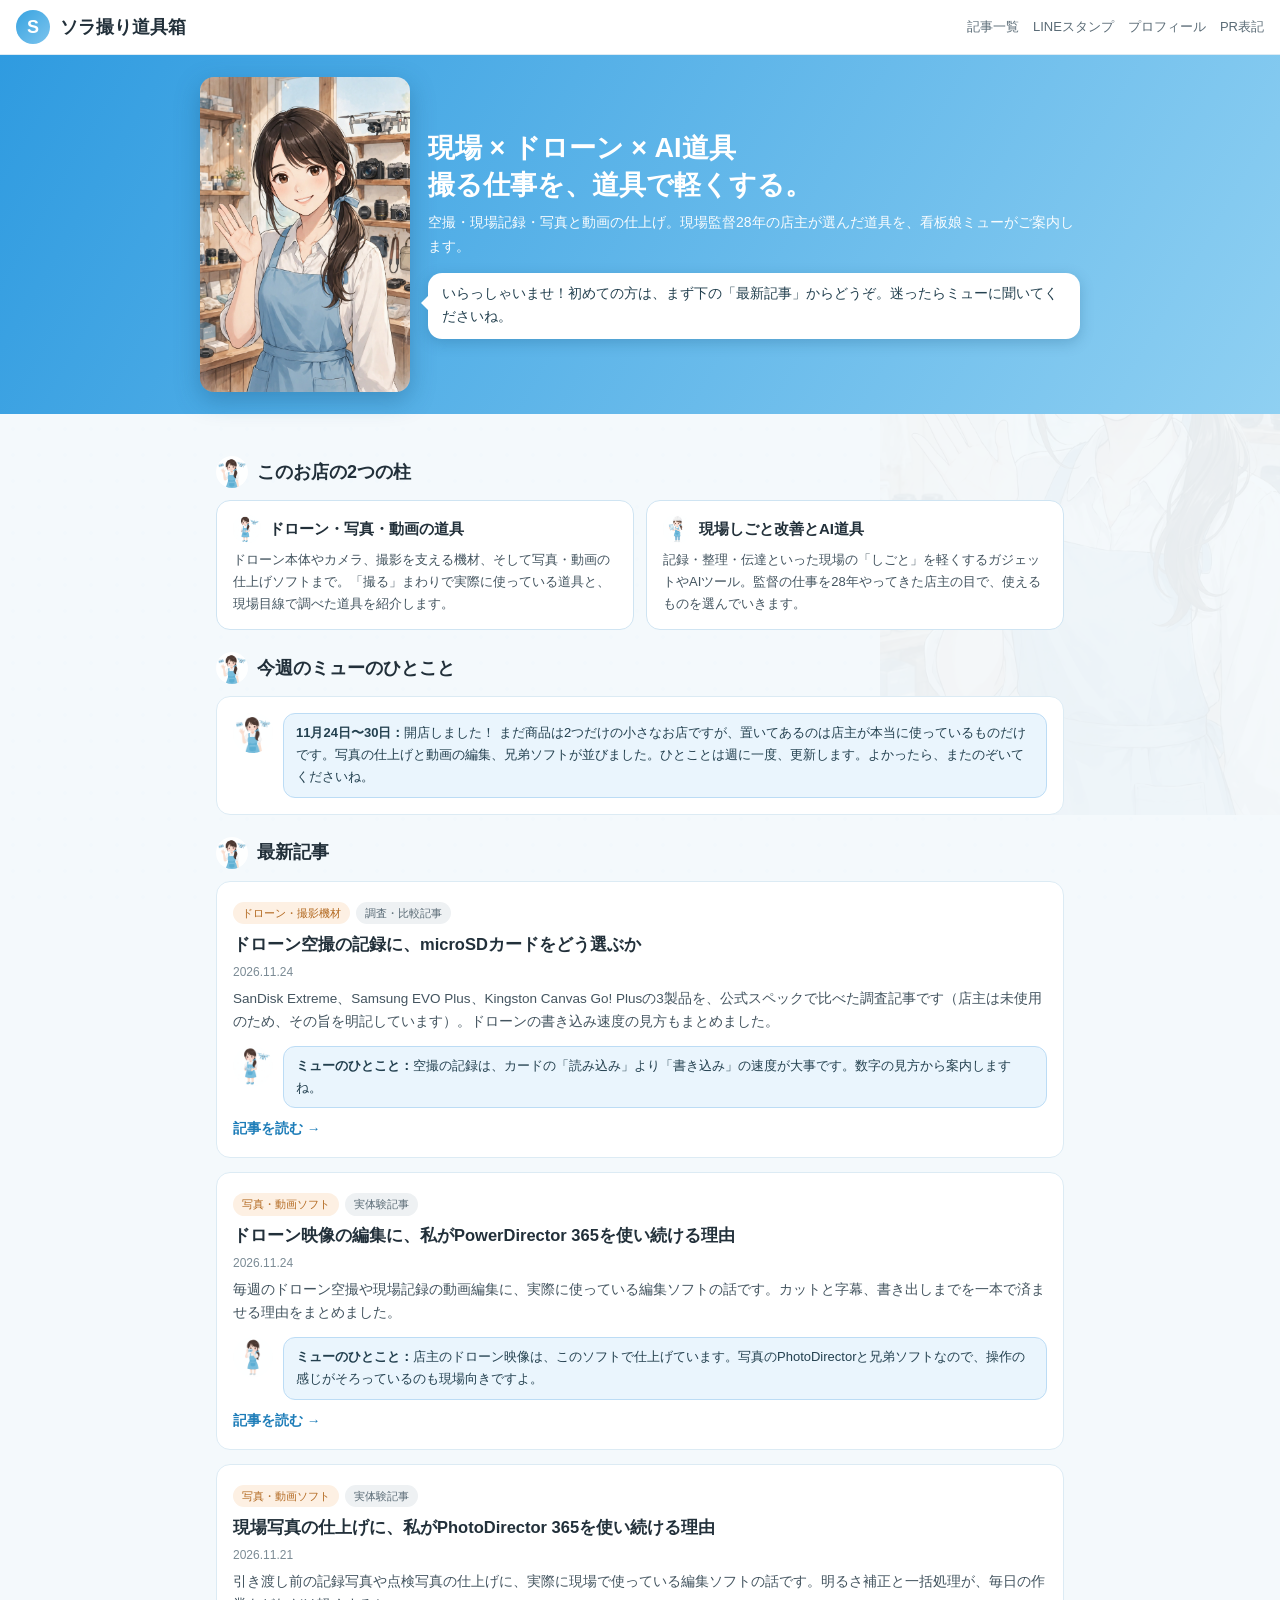
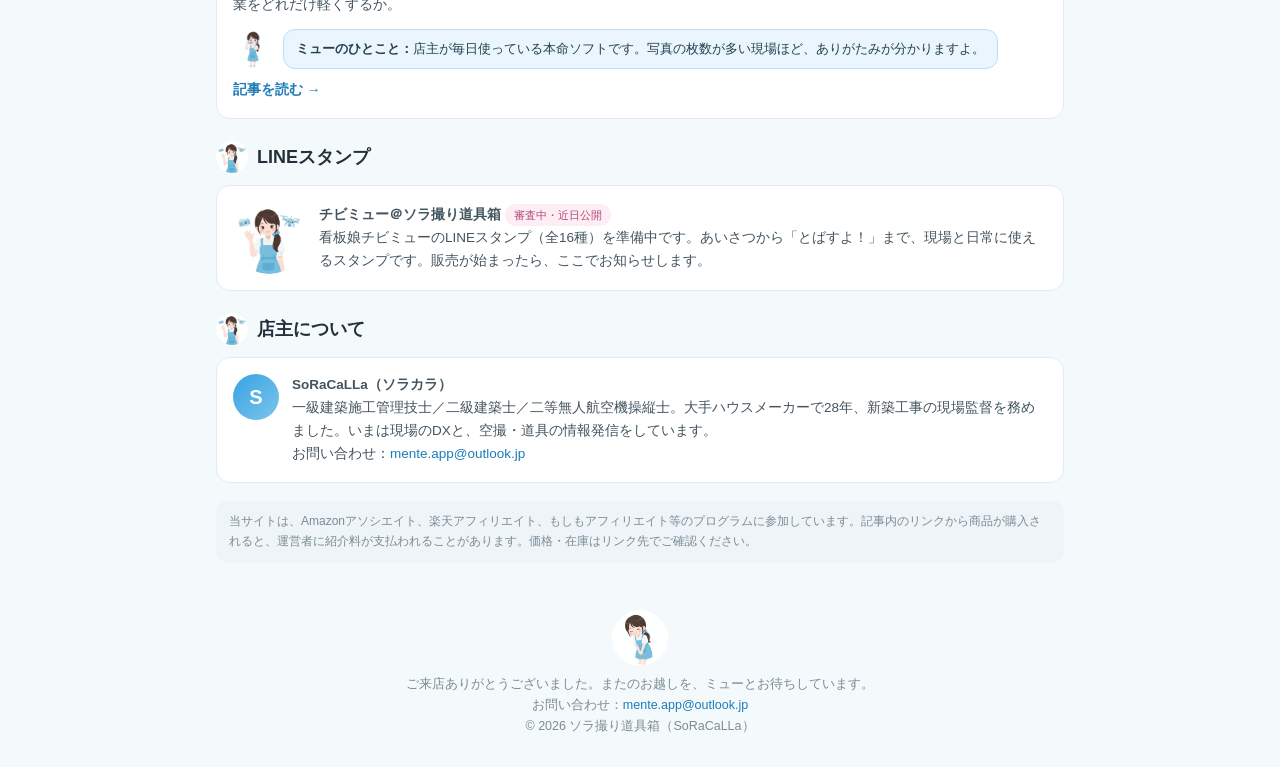
<file: index.html>
<!DOCTYPE html>
<html lang="ja">
<head>
<meta charset="UTF-8">
<meta name="viewport" content="width=device-width, initial-scale=1.0">
<title>ソラ撮り道具箱｜現場×ドローン×AI道具</title>
<meta name="description" content="空撮・現場記録・写真と動画の仕上げ。現場監督28年の店主SoRaCaLLaが実際に使っている道具と、現場目線で調べた道具を紹介するお店です。">
<meta property="og:type" content="website">
<meta property="og:site_name" content="ソラ撮り道具箱">
<meta property="og:title" content="ソラ撮り道具箱｜現場×ドローン×AI道具">
<meta property="og:description" content="空撮・現場記録・写真と動画の仕上げ。現場監督28年の店主が選んだ道具を、看板娘ミューがご案内します。">
<meta property="og:url" content="https://soradoribako.com/">
<meta property="og:image" content="https://soradoribako.com/assets/hero_muse.webp">
<link rel="stylesheet" href="assets/style.css">
</head>
<body>
<div class="bg-layer" aria-hidden="true"></div>

<header class="site-header">
<div class="logo-mark">S</div>
<div class="site-name"><a href="./">ソラ撮り道具箱</a></div>
<nav class="site-nav"><a href="#articles">記事一覧</a><a href="#stamps">LINEスタンプ</a><a href="#profile">プロフィール</a><a href="#pr">PR表記</a></nav>
</header>

<section class="hero">
<div class="hero-inner">
<img class="hero-img" src="assets/hero_muse.webp" alt="看板娘ミュー">
<div class="hero-text">
<h1>現場 × ドローン × AI道具<br>撮る仕事を、道具で軽くする。</h1>
<p>空撮・現場記録・写真と動画の仕上げ。現場監督28年の店主が選んだ道具を、看板娘ミューがご案内します。</p>
<div class="bubble">いらっしゃいませ！初めての方は、まず下の「最新記事」からどうぞ。迷ったらミューに聞いてくださいね。</div>
</div>
</div>
</section>

<main class="wrap">

<h2 class="sec"><img src="assets/mascot_muse.webp" alt="">このお店の2つの柱</h2>
<div class="pillars">
<div class="pillar">
<div class="pillar-head"><img src="assets/chibi_drone.webp" alt="">ドローン・写真・動画の道具</div>
<p>ドローン本体やカメラ、撮影を支える機材、そして写真・動画の仕上げソフトまで。「撮る」まわりで実際に使っている道具と、現場目線で調べた道具を紹介します。</p>
</div>
<div class="pillar">
<div class="pillar-head"><img src="assets/chibi_helmet.webp" alt="">現場しごと改善とAI道具</div>
<p>記録・整理・伝達といった現場の「しごと」を軽くするガジェットやAIツール。監督の仕事を28年やってきた店主の目で、使えるものを選んでいきます。</p>
</div>
</div>

<h2 class="sec"><img src="assets/mascot_muse.webp" alt="">今週のミューのひとこと</h2>
<div class="card muse-talk">
<img src="assets/mascot_muse.webp" alt="ミュー">
<div class="talk"><b>11月24日〜30日：</b>開店しました！ まだ商品は2つだけの小さなお店ですが、置いてあるのは店主が本当に使っているものだけです。写真の仕上げと動画の編集、兄弟ソフトが並びました。ひとことは週に一度、更新します。よかったら、またのぞいてくださいね。</div>
</div>

<h2 class="sec" id="articles"><img src="assets/mascot_muse.webp" alt="">最新記事</h2>

<article class="card">
<span class="chip chip-orange">ドローン・撮影機材</span><span class="chip chip-gray">調査・比較記事</span>
<h3><a href="articles/microsd-drone.html">ドローン空撮の記録に、microSDカードをどう選ぶか</a></h3>
<div class="meta">2026.11.24</div>
<p class="desc">SanDisk Extreme、Samsung EVO Plus、Kingston Canvas Go! Plusの3製品を、公式スペックで比べた調査記事です（店主は未使用のため、その旨を明記しています）。ドローンの書き込み速度の見方もまとめました。</p>
<div class="muse-talk">
<img src="assets/chibi_drone.webp" alt="ミュー">
<div class="talk"><b>ミューのひとこと：</b>空撮の記録は、カードの「読み込み」より「書き込み」の速度が大事です。数字の見方から案内しますね。</div>
</div>
<a class="read-more" href="articles/microsd-drone.html">記事を読む →</a>
</article>

<article class="card">
<span class="chip chip-orange">写真・動画ソフト</span><span class="chip chip-gray">実体験記事</span>
<h3><a href="articles/powerdirector-365.html">ドローン映像の編集に、私がPowerDirector 365を使い続ける理由</a></h3>
<div class="meta">2026.11.24</div>
<p class="desc">毎週のドローン空撮や現場記録の動画編集に、実際に使っている編集ソフトの話です。カットと字幕、書き出しまでを一本で済ませる理由をまとめました。</p>
<div class="muse-talk">
<img src="assets/chibi_camera.webp" alt="ミュー">
<div class="talk"><b>ミューのひとこと：</b>店主のドローン映像は、このソフトで仕上げています。写真のPhotoDirectorと兄弟ソフトなので、操作の感じがそろっているのも現場向きですよ。</div>
</div>
<a class="read-more" href="articles/powerdirector-365.html">記事を読む →</a>
</article>

<article class="card">
<span class="chip chip-orange">写真・動画ソフト</span><span class="chip chip-gray">実体験記事</span>
<h3><a href="articles/photodirector-365.html">現場写真の仕上げに、私がPhotoDirector 365を使い続ける理由</a></h3>
<div class="meta">2026.11.21</div>
<p class="desc">引き渡し前の記録写真や点検写真の仕上げに、実際に現場で使っている編集ソフトの話です。明るさ補正と一括処理が、毎日の作業をどれだけ軽くするか。</p>
<div class="muse-talk">
<img src="assets/chibi_camera.webp" alt="ミュー">
<div class="talk"><b>ミューのひとこと：</b>店主が毎日使っている本命ソフトです。写真の枚数が多い現場ほど、ありがたみが分かりますよ。</div>
</div>
<a class="read-more" href="articles/photodirector-365.html">記事を読む →</a>
</article>

<h2 class="sec" id="stamps"><img src="assets/mascot_muse.webp" alt="">LINEスタンプ</h2>
<div class="card stamp-box">
<img src="assets/mascot_muse.webp" alt="チビミュー">
<div>
<p><b>チビミュー＠ソラ撮り道具箱</b> <span class="chip chip-pink">審査中・近日公開</span></p>
<p>看板娘チビミューのLINEスタンプ（全16種）を準備中です。あいさつから「とばすよ！」まで、現場と日常に使えるスタンプです。販売が始まったら、ここでお知らせします。</p>
</div>
</div>

<h2 class="sec" id="profile"><img src="assets/mascot_muse.webp" alt="">店主について</h2>
<div class="card profile">
<div class="avatar">S</div>
<div>
<p><b>SoRaCaLLa（ソラカラ）</b></p>
<p>一級建築施工管理技士／二級建築士／二等無人航空機操縦士。大手ハウスメーカーで28年、新築工事の現場監督を務めました。いまは現場のDXと、空撮・道具の情報発信をしています。</p>
<p>お問い合わせ：<a href="mailto:mente.app@outlook.jp">mente.app@outlook.jp</a></p>
</div>
</div>

<div class="pr-note" id="pr">当サイトは、Amazonアソシエイト、楽天アフィリエイト、もしもアフィリエイト等のプログラムに参加しています。記事内のリンクから商品が購入されると、運営者に紹介料が支払われることがあります。価格・在庫はリンク先でご確認ください。</div>

</main>

<footer>
<img src="assets/chibi_thanks.webp" alt="ミュー">
ご来店ありがとうございました。またのお越しを、ミューとお待ちしています。<br>
お問い合わせ：<a href="mailto:mente.app@outlook.jp">mente.app@outlook.jp</a><br>
© 2026 ソラ撮り道具箱（SoRaCaLLa）
</footer>

<script>
(function(){var l=document.querySelector('.bg-layer');if(!l)return;
if(window.matchMedia('(prefers-reduced-motion: reduce)').matches)return;
var t=false;function u(){var y=window.scrollY||0;l.style.transform='translate3d(0,'+(y*0.12)+'px,0)';t=false;}
window.addEventListener('scroll',function(){if(!t){t=true;requestAnimationFrame(u);}},{passive:true});u();})();
</script>
<script data-goatcounter="https://soradoribako.goatcounter.com/count" async src="//gc.zgo.at/count.js"></script>
</body>
</html>
</file>
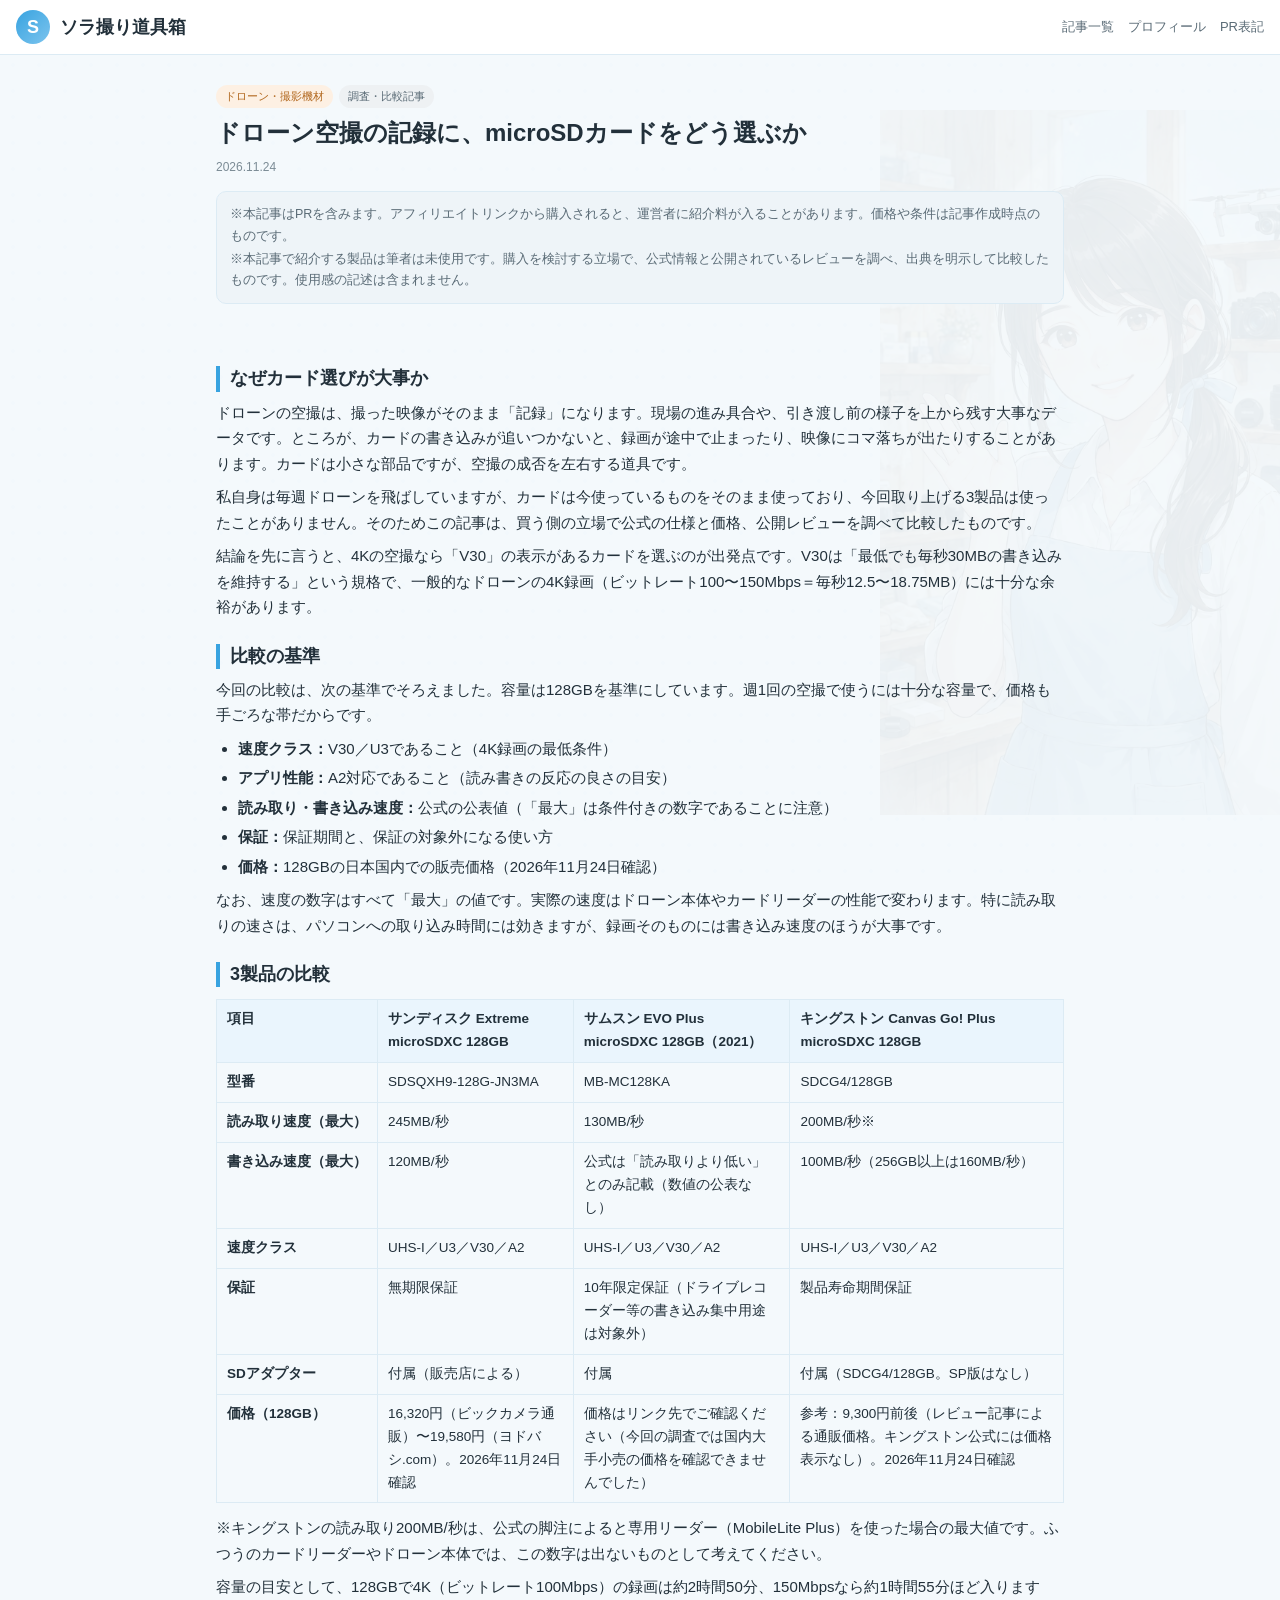
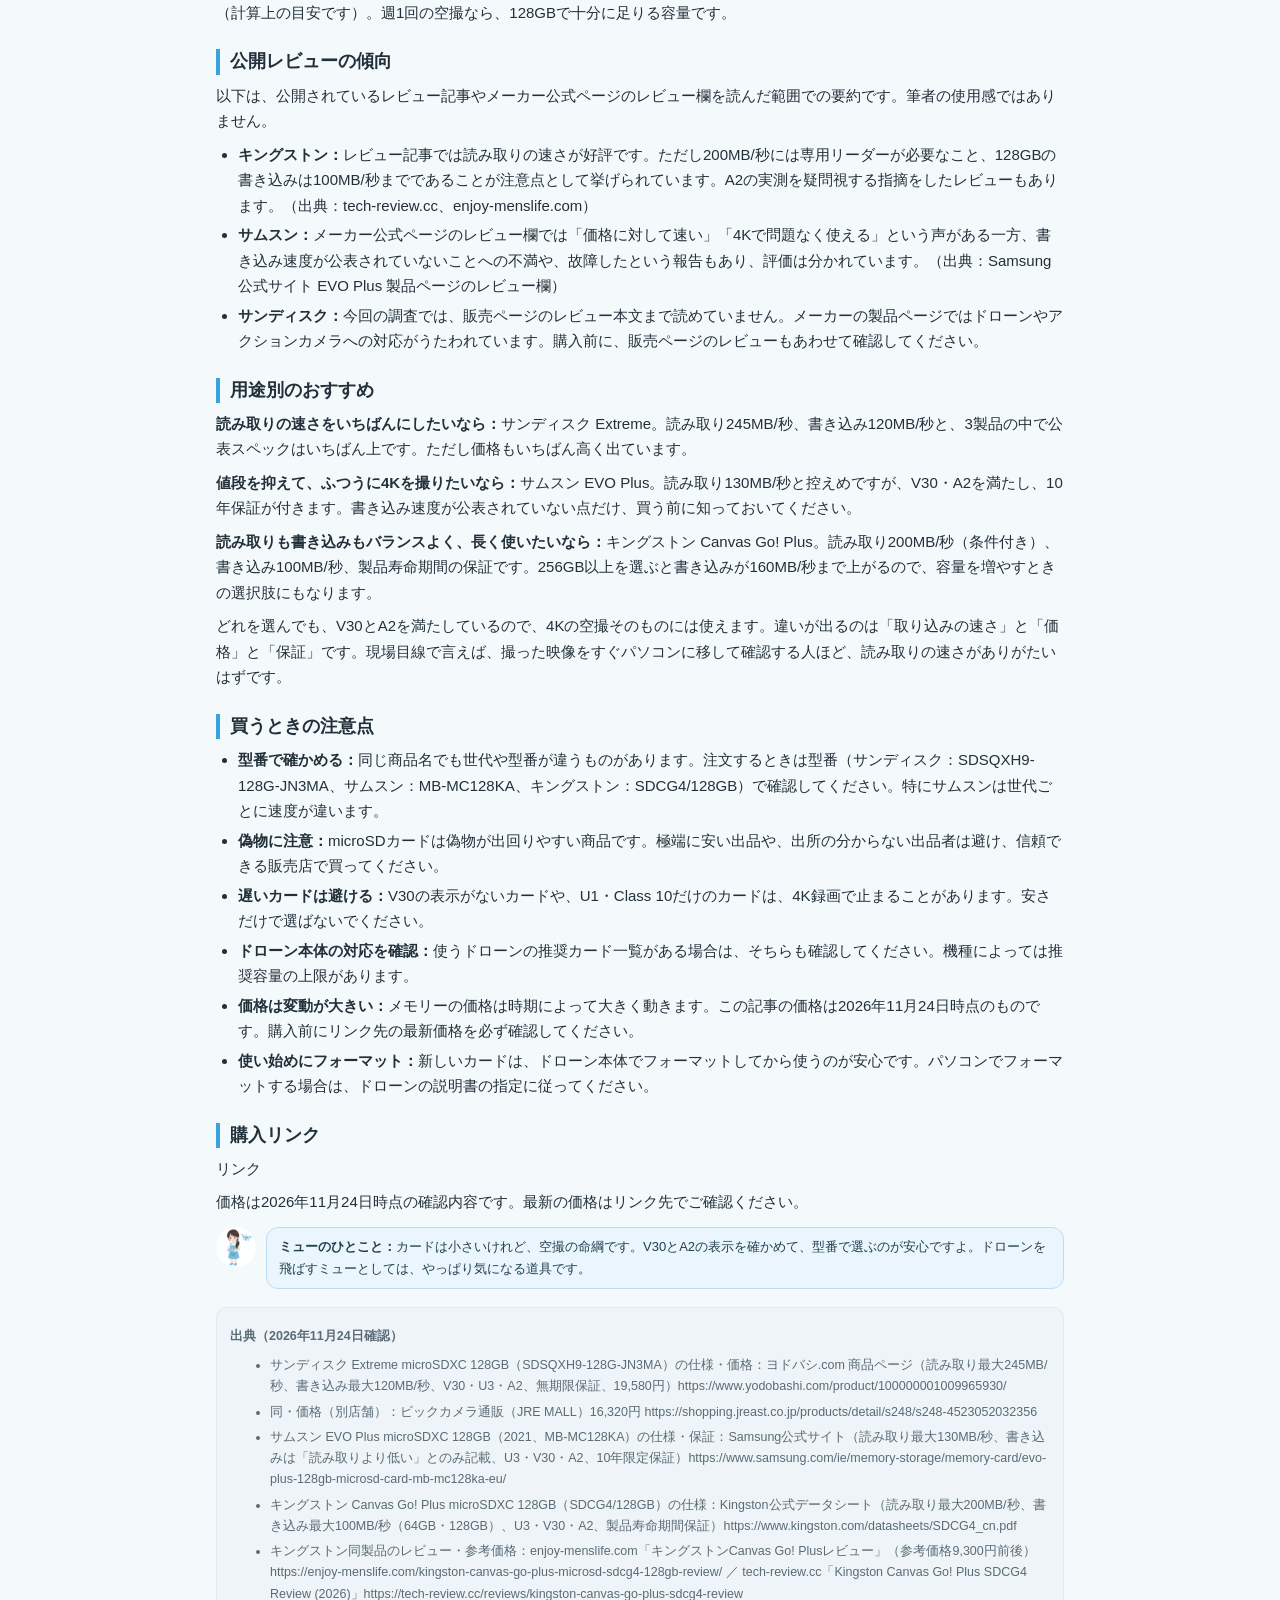
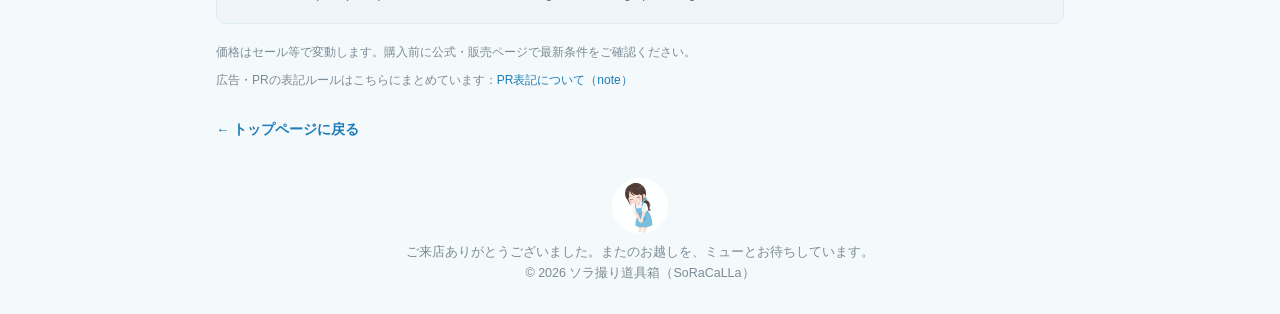
<file: articles/microsd-drone.html>
<!DOCTYPE html>
<html lang="ja">
<head>
<meta charset="UTF-8">
<meta name="viewport" content="width=device-width, initial-scale=1.0">
<title>ドローン空撮の記録に、microSDカードをどう選ぶか｜ソラ撮り道具箱</title>
<meta name="description" content="ドローンの4K空撮を記録するmicroSDカードの選び方を、公式スペックと価格で比較しました。サンディスク、サムスン、キングストンの3製品（128GB）を、速度クラス・保証・価格で比べています。筆者は未使用の調査記事です。">
<meta property="og:type" content="article">
<meta property="og:site_name" content="ソラ撮り道具箱">
<meta property="og:title" content="ドローン空撮の記録に、microSDカードをどう選ぶか">
<meta property="og:description" content="ドローンの4K空撮を記録するmicroSDカードの選び方を、公式スペックと価格で比較しました。サンディスク、サムスン、キングストンの3製品（128GB）を比べています。">
<meta property="og:url" content="https://soradoribako.com/articles/microsd-drone.html">
<meta property="og:image" content="https://soradoribako.com/assets/hero_muse.webp">
<link rel="stylesheet" href="../assets/style.css">
<style>
.compare { border-collapse:collapse; width:100%; font-size:13.5px; margin:12px 0; }
.compare th, .compare td { border:1px solid #dcebf4; padding:8px 10px; text-align:left; vertical-align:top; }
.compare th { background:#eaf5fd; }
.compare td:first-child { font-weight:700; white-space:nowrap; }
.sources { font-size:12.5px; color:#5a6b76; background:#eef4f8; border:1px solid #dcebf4; border-radius:10px; padding:10px 13px; margin:18px 0; }
.sources li { margin:4px 0 4px 18px; }
</style>
</head>
<body>
<div class="bg-layer" aria-hidden="true"></div>

<header class="site-header">
<div class="logo-mark">S</div>
<div class="site-name"><a href="../">ソラ撮り道具箱</a></div>
<nav class="site-nav"><a href="../#articles">記事一覧</a><a href="../#profile">プロフィール</a><a href="../#pr">PR表記</a></nav>
</header>

<div class="article-head">
<div class="wrap">
<span class="chip chip-orange">ドローン・撮影機材</span><span class="chip chip-gray">調査・比較記事</span>
<h1 class="article-title">ドローン空撮の記録に、microSDカードをどう選ぶか</h1>
<div class="meta" style="font-size:12px;color:#7b8b95;">2026.11.24</div>

<div class="pr-box">
<p>※本記事はPRを含みます。アフィリエイトリンクから購入されると、運営者に紹介料が入ることがあります。価格や条件は記事作成時点のものです。</p>
<p>※本記事で紹介する製品は筆者は未使用です。購入を検討する立場で、公式情報と公開されているレビューを調べ、出典を明示して比較したものです。使用感の記述は含まれません。</p>
</div>
</div>
</div>

<main class="wrap article-body">

<h2>なぜカード選びが大事か</h2>
<p>ドローンの空撮は、撮った映像がそのまま「記録」になります。現場の進み具合や、引き渡し前の様子を上から残す大事なデータです。ところが、カードの書き込みが追いつかないと、録画が途中で止まったり、映像にコマ落ちが出たりすることがあります。カードは小さな部品ですが、空撮の成否を左右する道具です。</p>
<p>私自身は毎週ドローンを飛ばしていますが、カードは今使っているものをそのまま使っており、今回取り上げる3製品は使ったことがありません。そのためこの記事は、買う側の立場で公式の仕様と価格、公開レビューを調べて比較したものです。</p>
<p>結論を先に言うと、4Kの空撮なら「V30」の表示があるカードを選ぶのが出発点です。V30は「最低でも毎秒30MBの書き込みを維持する」という規格で、一般的なドローンの4K録画（ビットレート100〜150Mbps＝毎秒12.5〜18.75MB）には十分な余裕があります。</p>

<h2>比較の基準</h2>
<p>今回の比較は、次の基準でそろえました。容量は128GBを基準にしています。週1回の空撮で使うには十分な容量で、価格も手ごろな帯だからです。</p>
<ul>
<li><b>速度クラス：</b>V30／U3であること（4K録画の最低条件）</li>
<li><b>アプリ性能：</b>A2対応であること（読み書きの反応の良さの目安）</li>
<li><b>読み取り・書き込み速度：</b>公式の公表値（「最大」は条件付きの数字であることに注意）</li>
<li><b>保証：</b>保証期間と、保証の対象外になる使い方</li>
<li><b>価格：</b>128GBの日本国内での販売価格（2026年11月24日確認）</li>
</ul>
<p>なお、速度の数字はすべて「最大」の値です。実際の速度はドローン本体やカードリーダーの性能で変わります。特に読み取りの速さは、パソコンへの取り込み時間には効きますが、録画そのものには書き込み速度のほうが大事です。</p>

<h2>3製品の比較</h2>
<table class="compare">
<tr><th>項目</th><th>サンディスク Extreme microSDXC 128GB</th><th>サムスン EVO Plus microSDXC 128GB（2021）</th><th>キングストン Canvas Go! Plus microSDXC 128GB</th></tr>
<tr><td>型番</td><td>SDSQXH9-128G-JN3MA</td><td>MB-MC128KA</td><td>SDCG4/128GB</td></tr>
<tr><td>読み取り速度（最大）</td><td>245MB/秒</td><td>130MB/秒</td><td>200MB/秒※</td></tr>
<tr><td>書き込み速度（最大）</td><td>120MB/秒</td><td>公式は「読み取りより低い」とのみ記載（数値の公表なし）</td><td>100MB/秒（256GB以上は160MB/秒）</td></tr>
<tr><td>速度クラス</td><td>UHS-I／U3／V30／A2</td><td>UHS-I／U3／V30／A2</td><td>UHS-I／U3／V30／A2</td></tr>
<tr><td>保証</td><td>無期限保証</td><td>10年限定保証（ドライブレコーダー等の書き込み集中用途は対象外）</td><td>製品寿命期間保証</td></tr>
<tr><td>SDアダプター</td><td>付属（販売店による）</td><td>付属</td><td>付属（SDCG4/128GB。SP版はなし）</td></tr>
<tr><td>価格（128GB）</td><td>16,320円（ビックカメラ通販）〜19,580円（ヨドバシ.com）。2026年11月24日確認</td><td>価格はリンク先でご確認ください（今回の調査では国内大手小売の価格を確認できませんでした）</td><td>参考：9,300円前後（レビュー記事による通販価格。キングストン公式には価格表示なし）。2026年11月24日確認</td></tr>
</table>
<p class="small">※キングストンの読み取り200MB/秒は、公式の脚注によると専用リーダー（MobileLite Plus）を使った場合の最大値です。ふつうのカードリーダーやドローン本体では、この数字は出ないものとして考えてください。</p>
<p>容量の目安として、128GBで4K（ビットレート100Mbps）の録画は約2時間50分、150Mbpsなら約1時間55分ほど入ります（計算上の目安です）。週1回の空撮なら、128GBで十分に足りる容量です。</p>

<h2>公開レビューの傾向</h2>
<p>以下は、公開されているレビュー記事やメーカー公式ページのレビュー欄を読んだ範囲での要約です。筆者の使用感ではありません。</p>
<ul>
<li><b>キングストン：</b>レビュー記事では読み取りの速さが好評です。ただし200MB/秒には専用リーダーが必要なこと、128GBの書き込みは100MB/秒までであることが注意点として挙げられています。A2の実測を疑問視する指摘をしたレビューもあります。（出典：tech-review.cc、enjoy-menslife.com）</li>
<li><b>サムスン：</b>メーカー公式ページのレビュー欄では「価格に対して速い」「4Kで問題なく使える」という声がある一方、書き込み速度が公表されていないことへの不満や、故障したという報告もあり、評価は分かれています。（出典：Samsung公式サイト EVO Plus 製品ページのレビュー欄）</li>
<li><b>サンディスク：</b>今回の調査では、販売ページのレビュー本文まで読めていません。メーカーの製品ページではドローンやアクションカメラへの対応がうたわれています。購入前に、販売ページのレビューもあわせて確認してください。</li>
</ul>

<h2>用途別のおすすめ</h2>
<p><b>読み取りの速さをいちばんにしたいなら：</b>サンディスク Extreme。読み取り245MB/秒、書き込み120MB/秒と、3製品の中で公表スペックはいちばん上です。ただし価格もいちばん高く出ています。</p>
<p><b>値段を抑えて、ふつうに4Kを撮りたいなら：</b>サムスン EVO Plus。読み取り130MB/秒と控えめですが、V30・A2を満たし、10年保証が付きます。書き込み速度が公表されていない点だけ、買う前に知っておいてください。</p>
<p><b>読み取りも書き込みもバランスよく、長く使いたいなら：</b>キングストン Canvas Go! Plus。読み取り200MB/秒（条件付き）、書き込み100MB/秒、製品寿命期間の保証です。256GB以上を選ぶと書き込みが160MB/秒まで上がるので、容量を増やすときの選択肢にもなります。</p>
<p>どれを選んでも、V30とA2を満たしているので、4Kの空撮そのものには使えます。違いが出るのは「取り込みの速さ」と「価格」と「保証」です。現場目線で言えば、撮った映像をすぐパソコンに移して確認する人ほど、読み取りの速さがありがたいはずです。</p>

<h2>買うときの注意点</h2>
<ul>
<li><b>型番で確かめる：</b>同じ商品名でも世代や型番が違うものがあります。注文するときは型番（サンディスク：SDSQXH9-128G-JN3MA、サムスン：MB-MC128KA、キングストン：SDCG4/128GB）で確認してください。特にサムスンは世代ごとに速度が違います。</li>
<li><b>偽物に注意：</b>microSDカードは偽物が出回りやすい商品です。極端に安い出品や、出所の分からない出品者は避け、信頼できる販売店で買ってください。</li>
<li><b>遅いカードは避ける：</b>V30の表示がないカードや、U1・Class 10だけのカードは、4K録画で止まることがあります。安さだけで選ばないでください。</li>
<li><b>ドローン本体の対応を確認：</b>使うドローンの推奨カード一覧がある場合は、そちらも確認してください。機種によっては推奨容量の上限があります。</li>
<li><b>価格は変動が大きい：</b>メモリーの価格は時期によって大きく動きます。この記事の価格は2026年11月24日時点のものです。購入前にリンク先の最新価格を必ず確認してください。</li>
<li><b>使い始めにフォーマット：</b>新しいカードは、ドローン本体でフォーマットしてから使うのが安心です。パソコンでフォーマットする場合は、ドローンの説明書の指定に従ってください。</li>
</ul>

<h2>購入リンク</h2>
<!-- START MoshimoAffiliateEasyLink -->
<script type="text/javascript">
(function(b,c,f,g,a,d,e){b.MoshimoAffiliateObject=a;
b[a]=b[a]||function(){arguments.currentScript=c.currentScript
||c.scripts[c.scripts.length-2];(b[a].q=b[a].q||[]).push(arguments)};
c.getElementById(a)||(d=c.createElement(f),d.src=g,
d.id=a,e=c.getElementsByTagName("body")[0],e.appendChild(d))})
(window,document,"script","//dn.msmstatic.com/site/cardlink/bundle.js?20220329","msmaflink");
msmaflink({"n":"SanDisk｜サンディスク microSDカード SDSQXH9-128G-JN3MA","b":"","t":"","d":"https:\/\/thumbnail.image.rakuten.co.jp","c_p":"\/@0_mall\/biccamera\/cabinet\/product\/17842","p":["\/00000015238728_a01.jpg","\/00000015238728_a02.jpg"],"u":{"u":"https:\/\/item.rakuten.co.jp\/biccamera\/4523052032356\/","t":"rakuten","r_v":""},"v":"2.1","b_l":[{"id":1,"u_tx":"楽天市場で見る","u_bc":"#f76956","u_url":"https:\/\/item.rakuten.co.jp\/biccamera\/4523052032356\/","a_id":5915511,"p_id":54,"pl_id":27059,"pc_id":54,"s_n":"rakuten","u_so":1},{"id":2,"u_tx":"Yahoo!ショッピングで見る","u_bc":"#66a7ff","u_url":"https:\/\/shopping.yahoo.co.jp\/search?first=1\u0026p=SanDisk%EF%BD%9C%E3%82%B5%E3%82%A4%E3%83%87%E3%82%A3%E3%82%B9%E3%82%AF%20microSD%E3%82%AB%E3%83%BC%E3%83%89%20SDSQXH9-128G-JN3MA","a_id":5915515,"p_id":1225,"pl_id":27061,"pc_id":1925,"s_n":"yahoo","u_so":2}],"eid":"7GLdF","s":"s"});
</script>
<div id="msmaflink-7GLdF">リンク</div>
<!-- MoshimoAffiliateEasyLink END -->
<p class="small">価格は2026年11月24日時点の確認内容です。最新の価格はリンク先でご確認ください。</p>

<div class="muse-talk">
<img src="../assets/chibi_drone.webp" alt="ミュー">
<div class="talk"><b>ミューのひとこと：</b>カードは小さいけれど、空撮の命綱です。V30とA2の表示を確かめて、型番で選ぶのが安心ですよ。ドローンを飛ばすミューとしては、やっぱり気になる道具です。</div>
</div>

<div class="sources">
<p><b>出典（2026年11月24日確認）</b></p>
<ul>
<li>サンディスク Extreme microSDXC 128GB（SDSQXH9-128G-JN3MA）の仕様・価格：ヨドバシ.com 商品ページ（読み取り最大245MB/秒、書き込み最大120MB/秒、V30・U3・A2、無期限保証、19,580円）https://www.yodobashi.com/product/100000001009965930/</li>
<li>同・価格（別店舗）：ビックカメラ通販（JRE MALL）16,320円 https://shopping.jreast.co.jp/products/detail/s248/s248-4523052032356</li>
<li>サムスン EVO Plus microSDXC 128GB（2021、MB-MC128KA）の仕様・保証：Samsung公式サイト（読み取り最大130MB/秒、書き込みは「読み取りより低い」とのみ記載、U3・V30・A2、10年限定保証）https://www.samsung.com/ie/memory-storage/memory-card/evo-plus-128gb-microsd-card-mb-mc128ka-eu/</li>
<li>キングストン Canvas Go! Plus microSDXC 128GB（SDCG4/128GB）の仕様：Kingston公式データシート（読み取り最大200MB/秒、書き込み最大100MB/秒（64GB・128GB）、U3・V30・A2、製品寿命期間保証）https://www.kingston.com/datasheets/SDCG4_cn.pdf</li>
<li>キングストン同製品のレビュー・参考価格：enjoy-menslife.com「キングストンCanvas Go! Plusレビュー」（参考価格9,300円前後）https://enjoy-menslife.com/kingston-canvas-go-plus-microsd-sdcg4-128gb-review/ ／ tech-review.cc「Kingston Canvas Go! Plus SDCG4 Review (2026)」https://tech-review.cc/reviews/kingston-canvas-go-plus-sdcg4-review</li>
</ul>
</div>

<p class="small-note">価格はセール等で変動します。購入前に公式・販売ページで最新条件をご確認ください。</p>
<p class="small-note">広告・PRの表記ルールはこちらにまとめています：<a href="https://note.com/soracalla/n/n1d6994cde981" target="_blank" rel="noopener">PR表記について（note）</a></p>

<a class="back-link" href="../">← トップページに戻る</a>

</main>

<footer>
<img src="../assets/chibi_thanks.webp" alt="ミュー">
ご来店ありがとうございました。またのお越しを、ミューとお待ちしています。<br>
© 2026 ソラ撮り道具箱（SoRaCaLLa）
</footer>

<script>
(function(){var l=document.querySelector('.bg-layer');if(!l)return;
if(window.matchMedia('(prefers-reduced-motion: reduce)').matches)return;
var t=false;function u(){var y=window.scrollY||0;l.style.transform='translate3d(0,'+(y*0.12)+'px,0)';t=false;}
window.addEventListener('scroll',function(){if(!t){t=true;requestAnimationFrame(u);}},{passive:true});u();})();
</script>
<script data-goatcounter="https://soradoribako.goatcounter.com/count" async src="//gc.zgo.at/count.js"></script>
</body>
</html>
</file>
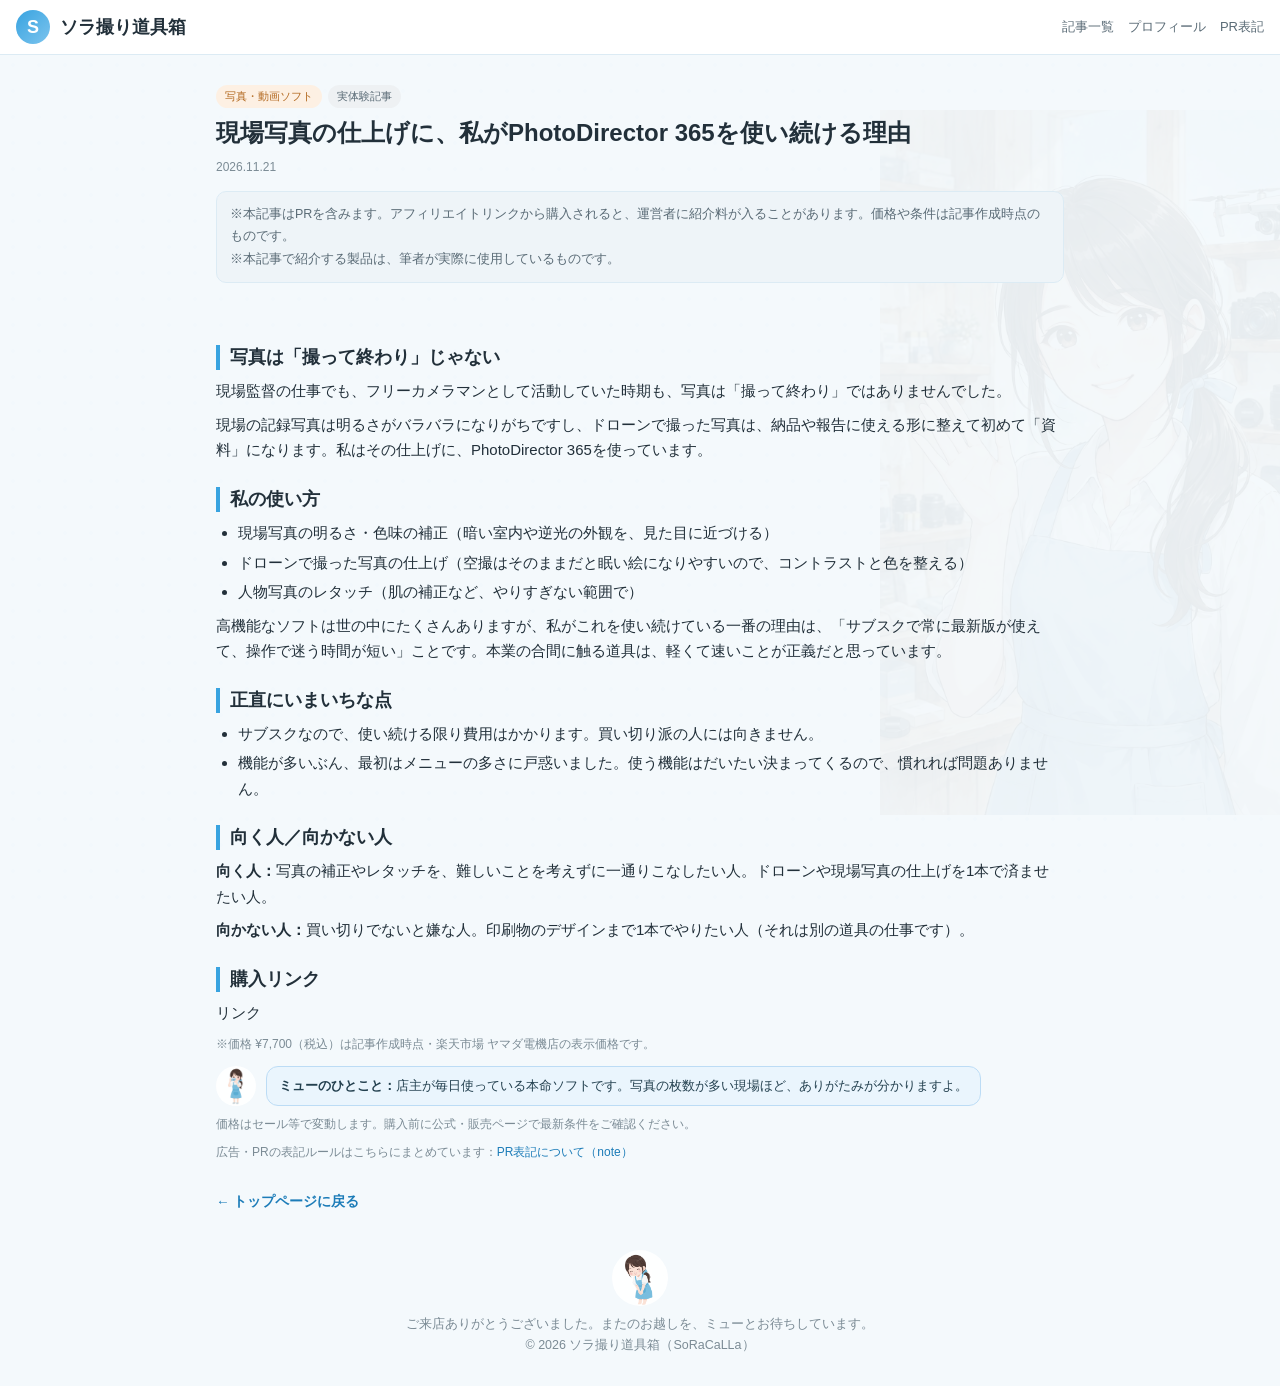
<file: articles/photodirector-365.html>
<!DOCTYPE html>
<html lang="ja">
<head>
<meta charset="UTF-8">
<meta name="viewport" content="width=device-width, initial-scale=1.0">
<title>現場写真の仕上げに、私がPhotoDirector 365を使い続ける理由｜ソラ撮り道具箱</title>
<meta name="description" content="現場の記録写真やドローン写真の仕上げに、筆者が実際に使っているPhotoDirector 365の話です。使い方、正直にいまいちな点、向く人／向かない人をまとめました。">
<meta property="og:type" content="article">
<meta property="og:site_name" content="ソラ撮り道具箱">
<meta property="og:title" content="現場写真の仕上げに、私がPhotoDirector 365を使い続ける理由">
<meta property="og:description" content="現場の記録写真やドローン写真の仕上げに、筆者が実際に使っているPhotoDirector 365の話です。">
<meta property="og:url" content="https://soradoribako.com/articles/photodirector-365.html">
<meta property="og:image" content="https://soradoribako.com/assets/hero_muse.webp">
<link rel="stylesheet" href="../assets/style.css">
</head>
<body>
<div class="bg-layer" aria-hidden="true"></div>

<header class="site-header">
<div class="logo-mark">S</div>
<div class="site-name"><a href="../">ソラ撮り道具箱</a></div>
<nav class="site-nav"><a href="../#articles">記事一覧</a><a href="../#profile">プロフィール</a><a href="../#pr">PR表記</a></nav>
</header>

<div class="article-head">
<div class="wrap">
<span class="chip chip-orange">写真・動画ソフト</span><span class="chip chip-gray">実体験記事</span>
<h1 class="article-title">現場写真の仕上げに、私がPhotoDirector 365を使い続ける理由</h1>
<div class="meta" style="font-size:12px;color:#7b8b95;">2026.11.21</div>

<div class="pr-box">
<p>※本記事はPRを含みます。アフィリエイトリンクから購入されると、運営者に紹介料が入ることがあります。価格や条件は記事作成時点のものです。</p>
<p>※本記事で紹介する製品は、筆者が実際に使用しているものです。</p>
</div>
</div>
</div>

<main class="wrap article-body">

<h2>写真は「撮って終わり」じゃない</h2>
<p>現場監督の仕事でも、フリーカメラマンとして活動していた時期も、写真は「撮って終わり」ではありませんでした。</p>
<p>現場の記録写真は明るさがバラバラになりがちですし、ドローンで撮った写真は、納品や報告に使える形に整えて初めて「資料」になります。私はその仕上げに、PhotoDirector 365を使っています。</p>

<h2>私の使い方</h2>
<ul>
<li>現場写真の明るさ・色味の補正（暗い室内や逆光の外観を、見た目に近づける）</li>
<li>ドローンで撮った写真の仕上げ（空撮はそのままだと眠い絵になりやすいので、コントラストと色を整える）</li>
<li>人物写真のレタッチ（肌の補正など、やりすぎない範囲で）</li>
</ul>
<p>高機能なソフトは世の中にたくさんありますが、私がこれを使い続けている一番の理由は、「サブスクで常に最新版が使えて、操作で迷う時間が短い」ことです。本業の合間に触る道具は、軽くて速いことが正義だと思っています。</p>

<h2>正直にいまいちな点</h2>
<ul>
<li>サブスクなので、使い続ける限り費用はかかります。買い切り派の人には向きません。</li>
<li>機能が多いぶん、最初はメニューの多さに戸惑いました。使う機能はだいたい決まってくるので、慣れれば問題ありません。</li>
</ul>

<h2>向く人／向かない人</h2>
<p><b>向く人：</b>写真の補正やレタッチを、難しいことを考えずに一通りこなしたい人。ドローンや現場写真の仕上げを1本で済ませたい人。</p>
<p><b>向かない人：</b>買い切りでないと嫌な人。印刷物のデザインまで1本でやりたい人（それは別の道具の仕事です）。</p>

<h2>購入リンク</h2>
<!-- START MoshimoAffiliateEasyLink -->
<script type="text/javascript">
(function(b,c,f,g,a,d,e){b.MoshimoAffiliateObject=a;
b[a]=b[a]||function(){arguments.currentScript=c.currentScript
||c.scripts[c.scripts.length-2];(b[a].q=b[a].q||[]).push(arguments)};
c.getElementById(a)||(d=c.createElement(f),d.src=g,
d.id=a,e=c.getElementsByTagName("body")[0],e.appendChild(d))})
(window,document,"script","//dn.msmstatic.com/site/cardlink/bundle.js?20220329","msmaflink");
msmaflink({"n":"サイバーリンク PHOTODRT3651Y27 PhotoDirector 365 1年版(2027年版） Windows対応","b":"","t":"","d":"https:\/\/thumbnail.image.rakuten.co.jp","c_p":"\/@0_mall\/yamada-denki\/cabinet\/a07000658","p":["\/2066860017.jpg","\/2066860017_1.jpg"],"u":{"u":"https:\/\/item.rakuten.co.jp\/yamada-denki\/2066860017\/","t":"rakuten","r_v":""},"v":"2.1","b_l":[{"id":1,"u_tx":"楽天市場で見る","u_bc":"#f76956","u_url":"https:\/\/item.rakuten.co.jp\/yamada-denki\/2066860017\/","a_id":5915511,"p_id":54,"pl_id":27059,"pc_id":54,"s_n":"rakuten","u_so":1},{"id":2,"u_tx":"Yahoo!ショッピングで見る","u_bc":"#66a7ff","u_url":"https:\/\/shopping.yahoo.co.jp\/search?first=1\u0026p=%E3%82%B5%E3%82%A4%E3%83%90%E3%83%BC%E3%83%AA%E3%83%B3%E3%82%AF%20PHOTODRT3651Y27%20PhotoDirector%20365%201%E5%B9%B4%E7%89%88(2027%E5%B9%B4%E7%89%88%EF%BC%89%20Windows%E5%AF%BE%E5%BF%9C","a_id":5915515,"p_id":1225,"pl_id":27061,"pc_id":1925,"s_n":"yahoo","u_so":2}],"eid":"FmaEH","s":"s"});
</script>
<div id="msmaflink-FmaEH">リンク</div>
<!-- MoshimoAffiliateEasyLink END -->
<p class="small-note">※価格 ¥7,700（税込）は記事作成時点・楽天市場 ヤマダ電機店の表示価格です。</p>

<div class="muse-talk">
<img src="../assets/chibi_camera.webp" alt="ミュー">
<div class="talk"><b>ミューのひとこと：</b>店主が毎日使っている本命ソフトです。写真の枚数が多い現場ほど、ありがたみが分かりますよ。</div>
</div>

<p class="small-note">価格はセール等で変動します。購入前に公式・販売ページで最新条件をご確認ください。</p>
<p class="small-note">広告・PRの表記ルールはこちらにまとめています：<a href="https://note.com/soracalla/n/n1d6994cde981" target="_blank" rel="noopener">PR表記について（note）</a></p>

<a class="back-link" href="../">← トップページに戻る</a>

</main>

<footer>
<img src="../assets/chibi_thanks.webp" alt="ミュー">
ご来店ありがとうございました。またのお越しを、ミューとお待ちしています。<br>
© 2026 ソラ撮り道具箱（SoRaCaLLa）
</footer>

<script>
(function(){var l=document.querySelector('.bg-layer');if(!l)return;
if(window.matchMedia('(prefers-reduced-motion: reduce)').matches)return;
var t=false;function u(){var y=window.scrollY||0;l.style.transform='translate3d(0,'+(y*0.12)+'px,0)';t=false;}
window.addEventListener('scroll',function(){if(!t){t=true;requestAnimationFrame(u);}},{passive:true});u();})();
</script>
<script data-goatcounter="https://soradoribako.goatcounter.com/count" async src="//gc.zgo.at/count.js"></script>
</body>
</html>
</file>
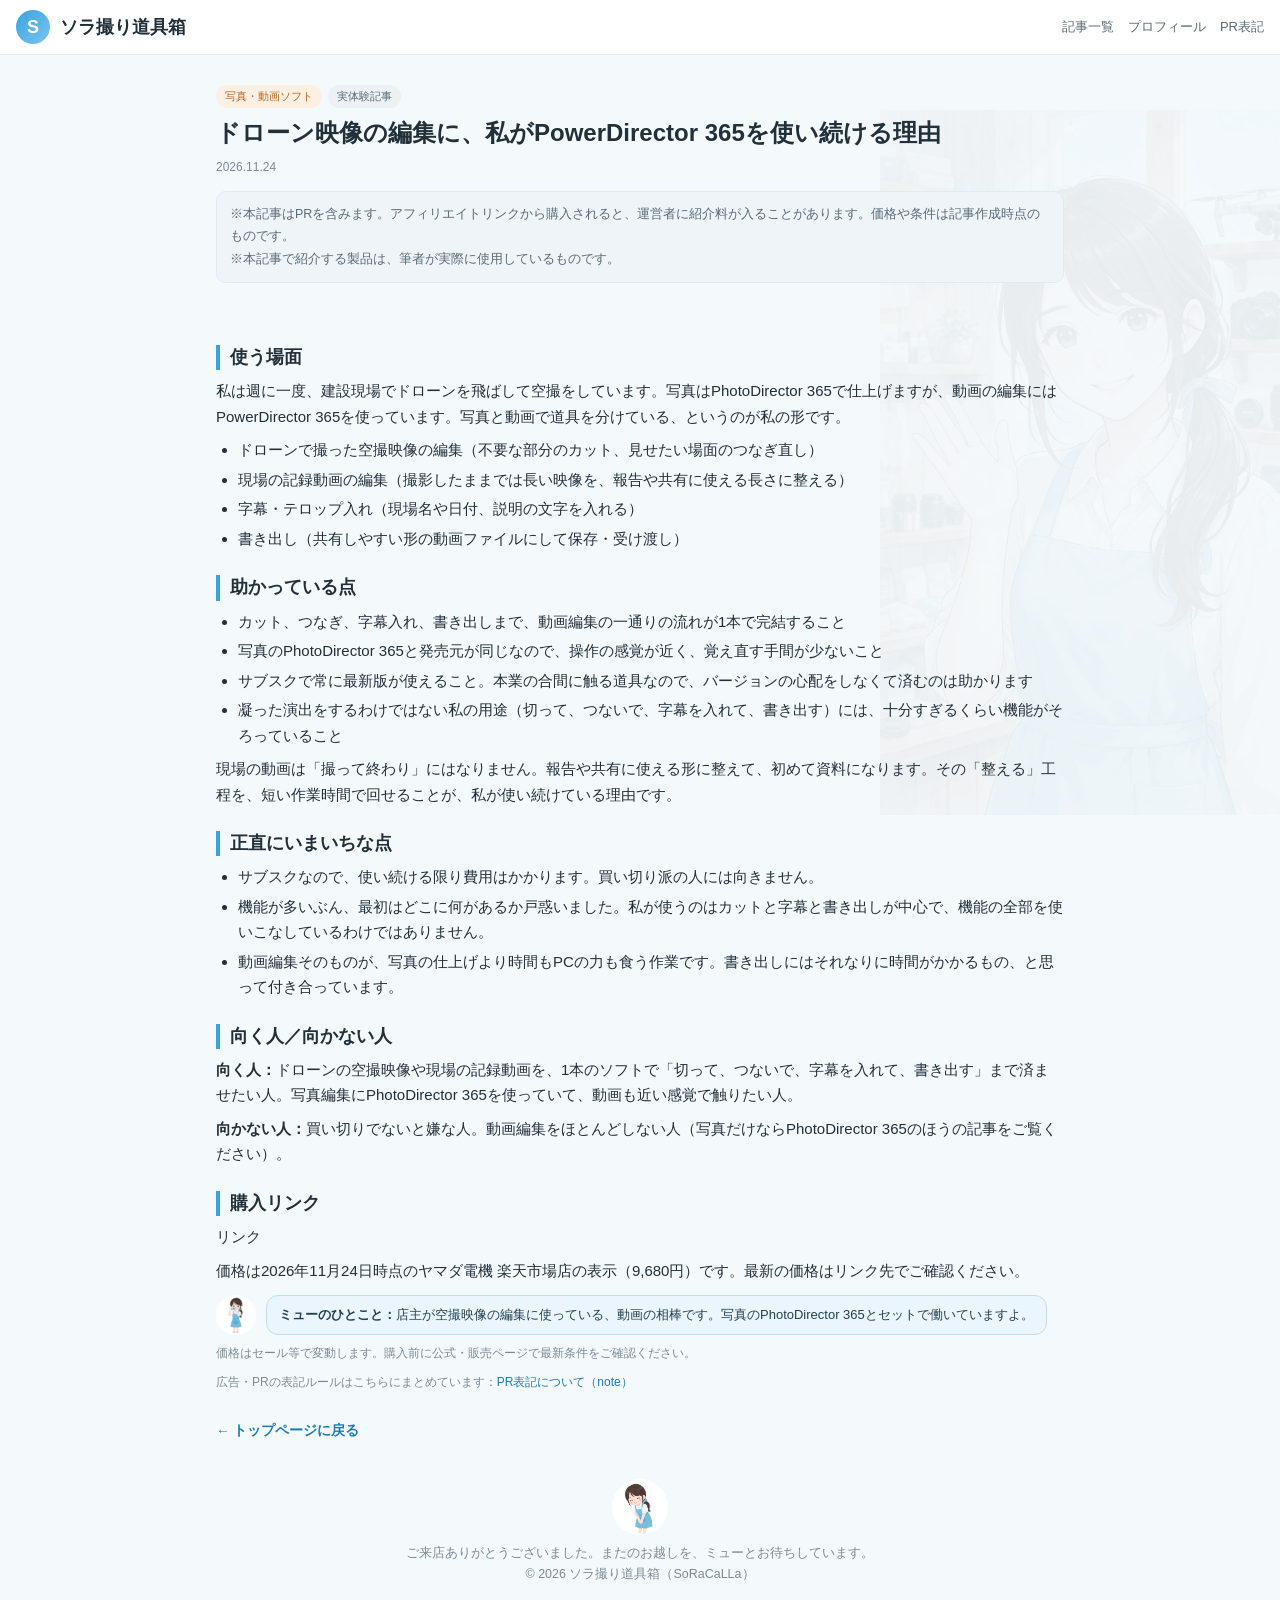
<file: articles/powerdirector-365.html>
<!DOCTYPE html>
<html lang="ja">
<head>
<meta charset="UTF-8">
<meta name="viewport" content="width=device-width, initial-scale=1.0">
<title>ドローン映像の編集に、私がPowerDirector 365を使い続ける理由｜ソラ撮り道具箱</title>
<meta name="description" content="ドローンの空撮映像や現場の記録動画の編集に、筆者が実際に使っているPowerDirector 365の話です。使う場面、助かっている点、正直にいまいちな点、向く人／向かない人をまとめました。">
<meta property="og:type" content="article">
<meta property="og:site_name" content="ソラ撮り道具箱">
<meta property="og:title" content="ドローン映像の編集に、私がPowerDirector 365を使い続ける理由">
<meta property="og:description" content="ドローンの空撮映像や現場の記録動画の編集に、筆者が実際に使っているPowerDirector 365の話です。">
<meta property="og:url" content="https://soradoribako.com/articles/powerdirector-365.html">
<meta property="og:image" content="https://soradoribako.com/assets/hero_muse.webp">
<link rel="stylesheet" href="../assets/style.css">
</head>
<body>
<div class="bg-layer" aria-hidden="true"></div>

<header class="site-header">
<div class="logo-mark">S</div>
<div class="site-name"><a href="../">ソラ撮り道具箱</a></div>
<nav class="site-nav"><a href="../#articles">記事一覧</a><a href="../#profile">プロフィール</a><a href="../#pr">PR表記</a></nav>
</header>

<div class="article-head">
<div class="wrap">
<span class="chip chip-orange">写真・動画ソフト</span><span class="chip chip-gray">実体験記事</span>
<h1 class="article-title">ドローン映像の編集に、私がPowerDirector 365を使い続ける理由</h1>
<div class="meta" style="font-size:12px;color:#7b8b95;">2026.11.24</div>

<div class="pr-box">
<p>※本記事はPRを含みます。アフィリエイトリンクから購入されると、運営者に紹介料が入ることがあります。価格や条件は記事作成時点のものです。</p>
<p>※本記事で紹介する製品は、筆者が実際に使用しているものです。</p>
</div>
</div>
</div>

<main class="wrap article-body">

<h2>使う場面</h2>
<p>私は週に一度、建設現場でドローンを飛ばして空撮をしています。写真はPhotoDirector 365で仕上げますが、動画の編集にはPowerDirector 365を使っています。写真と動画で道具を分けている、というのが私の形です。</p>
<ul>
<li>ドローンで撮った空撮映像の編集（不要な部分のカット、見せたい場面のつなぎ直し）</li>
<li>現場の記録動画の編集（撮影したままでは長い映像を、報告や共有に使える長さに整える）</li>
<li>字幕・テロップ入れ（現場名や日付、説明の文字を入れる）</li>
<li>書き出し（共有しやすい形の動画ファイルにして保存・受け渡し）</li>
</ul>

<h2>助かっている点</h2>
<ul>
<li>カット、つなぎ、字幕入れ、書き出しまで、動画編集の一通りの流れが1本で完結すること</li>
<li>写真のPhotoDirector 365と発売元が同じなので、操作の感覚が近く、覚え直す手間が少ないこと</li>
<li>サブスクで常に最新版が使えること。本業の合間に触る道具なので、バージョンの心配をしなくて済むのは助かります</li>
<li>凝った演出をするわけではない私の用途（切って、つないで、字幕を入れて、書き出す）には、十分すぎるくらい機能がそろっていること</li>
</ul>
<p>現場の動画は「撮って終わり」にはなりません。報告や共有に使える形に整えて、初めて資料になります。その「整える」工程を、短い作業時間で回せることが、私が使い続けている理由です。</p>

<h2>正直にいまいちな点</h2>
<ul>
<li>サブスクなので、使い続ける限り費用はかかります。買い切り派の人には向きません。</li>
<li>機能が多いぶん、最初はどこに何があるか戸惑いました。私が使うのはカットと字幕と書き出しが中心で、機能の全部を使いこなしているわけではありません。</li>
<li>動画編集そのものが、写真の仕上げより時間もPCの力も食う作業です。書き出しにはそれなりに時間がかかるもの、と思って付き合っています。</li>
</ul>

<h2>向く人／向かない人</h2>
<p><b>向く人：</b>ドローンの空撮映像や現場の記録動画を、1本のソフトで「切って、つないで、字幕を入れて、書き出す」まで済ませたい人。写真編集にPhotoDirector 365を使っていて、動画も近い感覚で触りたい人。</p>
<p><b>向かない人：</b>買い切りでないと嫌な人。動画編集をほとんどしない人（写真だけならPhotoDirector 365のほうの記事をご覧ください）。</p>

<h2>購入リンク</h2>
<!-- START MoshimoAffiliateEasyLink -->
<script type="text/javascript">
(function(b,c,f,g,a,d,e){b.MoshimoAffiliateObject=a;
b[a]=b[a]||function(){arguments.currentScript=c.currentScript
||c.scripts[c.scripts.length-2];(b[a].q=b[a].q||[]).push(arguments)};
c.getElementById(a)||(d=c.createElement(f),d.src=g,
d.id=a,e=c.getElementsByTagName("body")[0],e.appendChild(d))})
(window,document,"script","//dn.msmstatic.com/site/cardlink/bundle.js?20220329","msmaflink");
msmaflink({"n":"サイバーリンク POWERDRT3651Y27 PowerDirector 365 1年版(2027年版） Windows対応","b":"","t":"","d":"https:\/\/thumbnail.image.rakuten.co.jp","c_p":"\/@0_mall\/yamada-denki\/cabinet\/a07000658","p":["\/2066856010.jpg","\/2066856010_1.jpg"],"u":{"u":"https:\/\/item.rakuten.co.jp\/yamada-denki\/2066856010\/","t":"rakuten","r_v":""},"v":"2.1","b_l":[{"id":1,"u_tx":"楽天市場で見る","u_bc":"#f76956","u_url":"https:\/\/item.rakuten.co.jp\/yamada-denki\/2066856010\/","a_id":5915511,"p_id":54,"pl_id":27059,"pc_id":54,"s_n":"rakuten","u_so":1},{"id":2,"u_tx":"Yahoo!ショッピングで見る","u_bc":"#66a7ff","u_url":"https:\/\/shopping.yahoo.co.jp\/search?first=1\u0026p=%E3%82%B5%E3%82%A4%E3%83%90%E3%83%BC%E3%83%AA%E3%83%B3%E3%82%AF%20POWERDRT3651Y27%20PowerDirector%20365%201%E5%B9%B4%E7%89%88(2027%E5%B9%B4%E7%89%88%EF%BC%89%20Windows%E5%AF%BE%E5%BF%9C","a_id":5915515,"p_id":1225,"pl_id":27061,"pc_id":1925,"s_n":"yahoo","u_so":2}],"eid":"ud4Ry","s":"s"});
</script>
<div id="msmaflink-ud4Ry">リンク</div>
<!-- MoshimoAffiliateEasyLink END -->
<p class="small">価格は2026年11月24日時点のヤマダ電機 楽天市場店の表示（9,680円）です。最新の価格はリンク先でご確認ください。</p>

<div class="muse-talk">
<img src="../assets/chibi_camera.webp" alt="ミュー">
<div class="talk"><b>ミューのひとこと：</b>店主が空撮映像の編集に使っている、動画の相棒です。写真のPhotoDirector 365とセットで働いていますよ。</div>
</div>

<p class="small-note">価格はセール等で変動します。購入前に公式・販売ページで最新条件をご確認ください。</p>
<p class="small-note">広告・PRの表記ルールはこちらにまとめています：<a href="https://note.com/soracalla/n/n1d6994cde981" target="_blank" rel="noopener">PR表記について（note）</a></p>

<a class="back-link" href="../">← トップページに戻る</a>

</main>

<footer>
<img src="../assets/chibi_thanks.webp" alt="ミュー">
ご来店ありがとうございました。またのお越しを、ミューとお待ちしています。<br>
© 2026 ソラ撮り道具箱（SoRaCaLLa）
</footer>

<script>
(function(){var l=document.querySelector('.bg-layer');if(!l)return;
if(window.matchMedia('(prefers-reduced-motion: reduce)').matches)return;
var t=false;function u(){var y=window.scrollY||0;l.style.transform='translate3d(0,'+(y*0.12)+'px,0)';t=false;}
window.addEventListener('scroll',function(){if(!t){t=true;requestAnimationFrame(u);}},{passive:true});u();})();
</script>
<script data-goatcounter="https://soradoribako.goatcounter.com/count" async src="//gc.zgo.at/count.js"></script>
</body>
</html>
</file>
<file: assets/style.css>
* { margin:0; padding:0; box-sizing:border-box; }
body { font-family:"Hiragino Kaku Gothic ProN","Hiragino Sans","Noto Sans JP",sans-serif; background:#f4f9fc; color:#22303a; line-height:1.7; }
a { color:#1c7cb8; text-decoration:none; }
a:hover { text-decoration:underline; }
.site-header { background:#fff; border-bottom:1px solid #dcebf4; padding:10px 16px; display:flex; align-items:center; gap:10px; position:sticky; top:0; z-index:10; }
.logo-mark { width:34px; height:34px; border-radius:50%; background:linear-gradient(135deg,#38a3e0,#7cc4ee); color:#fff; display:flex; align-items:center; justify-content:center; font-weight:700; font-size:18px; flex:none; }
.site-name { font-size:18px; font-weight:700; }
.site-name a { color:#22303a; }
.site-name a:hover { text-decoration:none; }
.site-nav { margin-left:auto; display:flex; gap:14px; font-size:13px; }
.site-nav a { color:#5a6b76; }
.hero { background:linear-gradient(120deg,#2f9be0,#8fd0f2); color:#fff; padding:22px 16px; }
.hero-inner { max-width:880px; margin:0 auto; display:flex; gap:18px; align-items:center; flex-wrap:wrap; }
.hero-img { width:210px; max-width:46vw; border-radius:14px; box-shadow:0 8px 24px rgba(20,80,120,.35); flex:none; }
.hero-text { flex:1; min-width:230px; }
.hero-text h1 { font-size:27px; line-height:1.35; margin-bottom:8px; }
.hero-text p { font-size:14px; opacity:.96; }
.bubble { background:#fff; color:#23404f; border-radius:14px; padding:10px 14px; font-size:13.5px; margin-top:14px; position:relative; box-shadow:0 4px 14px rgba(20,80,120,.25); }
.bubble::before { content:""; position:absolute; left:-7px; top:22px; border:8px solid transparent; border-right-color:#fff; border-left:0; }
.wrap { max-width:880px; margin:0 auto; padding:20px 16px 8px; }
h2.sec { font-size:18px; margin:22px 0 12px; display:flex; align-items:center; gap:9px; }
h2.sec img { width:32px; height:32px; border-radius:50%; object-fit:cover; object-position:top; }
.pillars { display:flex; gap:12px; flex-wrap:wrap; }
.pillar { flex:1; min-width:240px; background:#fff; border:1px solid #cfe4f2; border-radius:14px; padding:14px 16px; }
.pillar-head { display:flex; align-items:center; gap:8px; font-weight:700; font-size:15px; }
.pillar-head img { width:28px; height:28px; border-radius:50%; object-fit:cover; object-position:top; }
.pillar p { font-size:13px; color:#43545f; margin-top:6px; }
.card { background:#fff; border:1px solid #dcebf4; border-radius:14px; padding:16px; margin-bottom:14px; }
.chip { font-size:11px; border-radius:999px; padding:2px 9px; display:inline-block; margin-right:6px; }
.chip-blue { background:#e8f3fc; color:#2277b3; }
.chip-orange { background:#fdf0e3; color:#b36a22; }
.chip-gray { background:#eef1f3; color:#5a6b76; }
.chip-pink { background:#fdeef4; color:#b34a77; }
.card h3 { font-size:16.5px; margin:7px 0 5px; line-height:1.5; }
.card h3 a { color:#22303a; }
.card .meta { font-size:12px; color:#7b8b95; }
.card p.desc { font-size:13.5px; color:#43545f; margin-top:6px; }
.read-more { display:inline-block; margin-top:10px; font-size:13.5px; font-weight:600; }
.muse-talk { display:flex; gap:10px; align-items:flex-start; margin-top:12px; }
.muse-talk img { width:40px; height:40px; border-radius:50%; object-fit:cover; object-position:top; flex:none; }
.muse-talk .talk { background:#eaf5fd; border:1px solid #bcdcf5; border-radius:12px; padding:8px 12px; font-size:13px; color:#23404f; }
.stamp-box { display:flex; gap:14px; align-items:center; }
.stamp-box img { width:72px; height:72px; border-radius:50%; object-fit:cover; object-position:top; flex:none; }
.stamp-box p { font-size:13.5px; color:#43545f; }
.profile { display:flex; gap:13px; align-items:flex-start; }
.profile .avatar { width:46px; height:46px; border-radius:50%; background:linear-gradient(135deg,#38a3e0,#7cc4ee); color:#fff; display:flex; align-items:center; justify-content:center; font-weight:700; font-size:20px; flex:none; }
.profile p { font-size:13.5px; color:#43545f; }
.pr-note { font-size:12px; color:#7b8b95; background:#eef4f8; border-radius:10px; padding:10px 13px; margin:18px 0; }
footer { text-align:center; padding:22px 16px 30px; color:#7b8b95; font-size:12.5px; }
footer img { width:56px; height:56px; border-radius:50%; object-fit:cover; object-position:top; display:block; margin:0 auto 8px; }

/* Article pages */
.article-head { padding:26px 16px 4px; }
.article-head .wrap { padding-top:0; }
.article-title { font-size:24px; line-height:1.45; margin:8px 0 6px; }
.article-body { font-size:15px; }
.article-body h2 { font-size:18px; margin:24px 0 8px; padding-left:10px; border-left:4px solid #38a3e0; line-height:1.4; }
.article-body p { margin:8px 0; }
.article-body ul { margin:8px 0 8px 22px; }
.article-body li { margin:4px 0; }
.pr-box { font-size:12.5px; color:#5a6b76; background:#eef4f8; border:1px solid #dcebf4; border-radius:10px; padding:10px 13px; margin:14px 0 6px; }
.pr-box p { margin:2px 0; }
.kan-tan { border:1px solid #dcebf4; border-radius:14px; padding:14px; display:flex; gap:14px; background:#fff; margin:14px 0; }
.kan-tan .thumb { width:76px; height:76px; flex:none; border-radius:10px; background:linear-gradient(135deg,#4a6fa5,#8fb0d8); color:#fff; display:flex; align-items:center; justify-content:center; font-size:12px; font-weight:700; text-align:center; line-height:1.4; }
.kan-tan .pname { font-size:14.5px; font-weight:600; }
.kan-tan .price { font-size:13px; color:#5a6b76; margin:2px 0 9px; }
.btn { display:block; text-align:center; color:#fff; font-size:13px; border-radius:7px; padding:7px 0; margin-top:6px; }
.btn:hover { text-decoration:none; opacity:.9; }
.btn-rakuten { background:#bf0000; }
.btn-yahoo { background:#ff0033; }
.small-note { font-size:12px; color:#7b8b95; margin:8px 0; }
.back-link { display:inline-block; margin:20px 0 6px; font-size:13.5px; font-weight:600; }
@media (max-width:560px) {
  .hero-text h1 { font-size:22px; }
  .article-title { font-size:20px; }
  .site-nav { display:none; }
}

/* Back layer (parallax watermark) */
.bg-layer { position:fixed; inset:0; z-index:-1; pointer-events:none;
  background-image:url("hero_muse.webp"), radial-gradient(#d7ecfa 1.6px, transparent 1.7px);
  background-repeat:no-repeat, repeat;
  background-position:right -70px top 110px, 0 0;
  background-size:470px, 26px 26px;
  opacity:.055; will-change:transform; }

/* Gentle floating motion for chibi Muse */
@keyframes floaty { from { transform:translateY(0) rotate(-1.4deg); } to { transform:translateY(-7px) rotate(1.4deg); } }
h2.sec img, .pillar-head img, .muse-talk img, footer img, .stamp-box img { animation:floaty 2.4s ease-in-out infinite alternate; }
.pillar:nth-child(2) .pillar-head img { animation-delay:.7s; }
.muse-talk img { animation-delay:.4s; }
footer img { animation-delay:1.1s; }
@media (prefers-reduced-motion: reduce) {
  h2.sec img, .pillar-head img, .muse-talk img, footer img, .stamp-box img { animation:none; }
}
</file>
